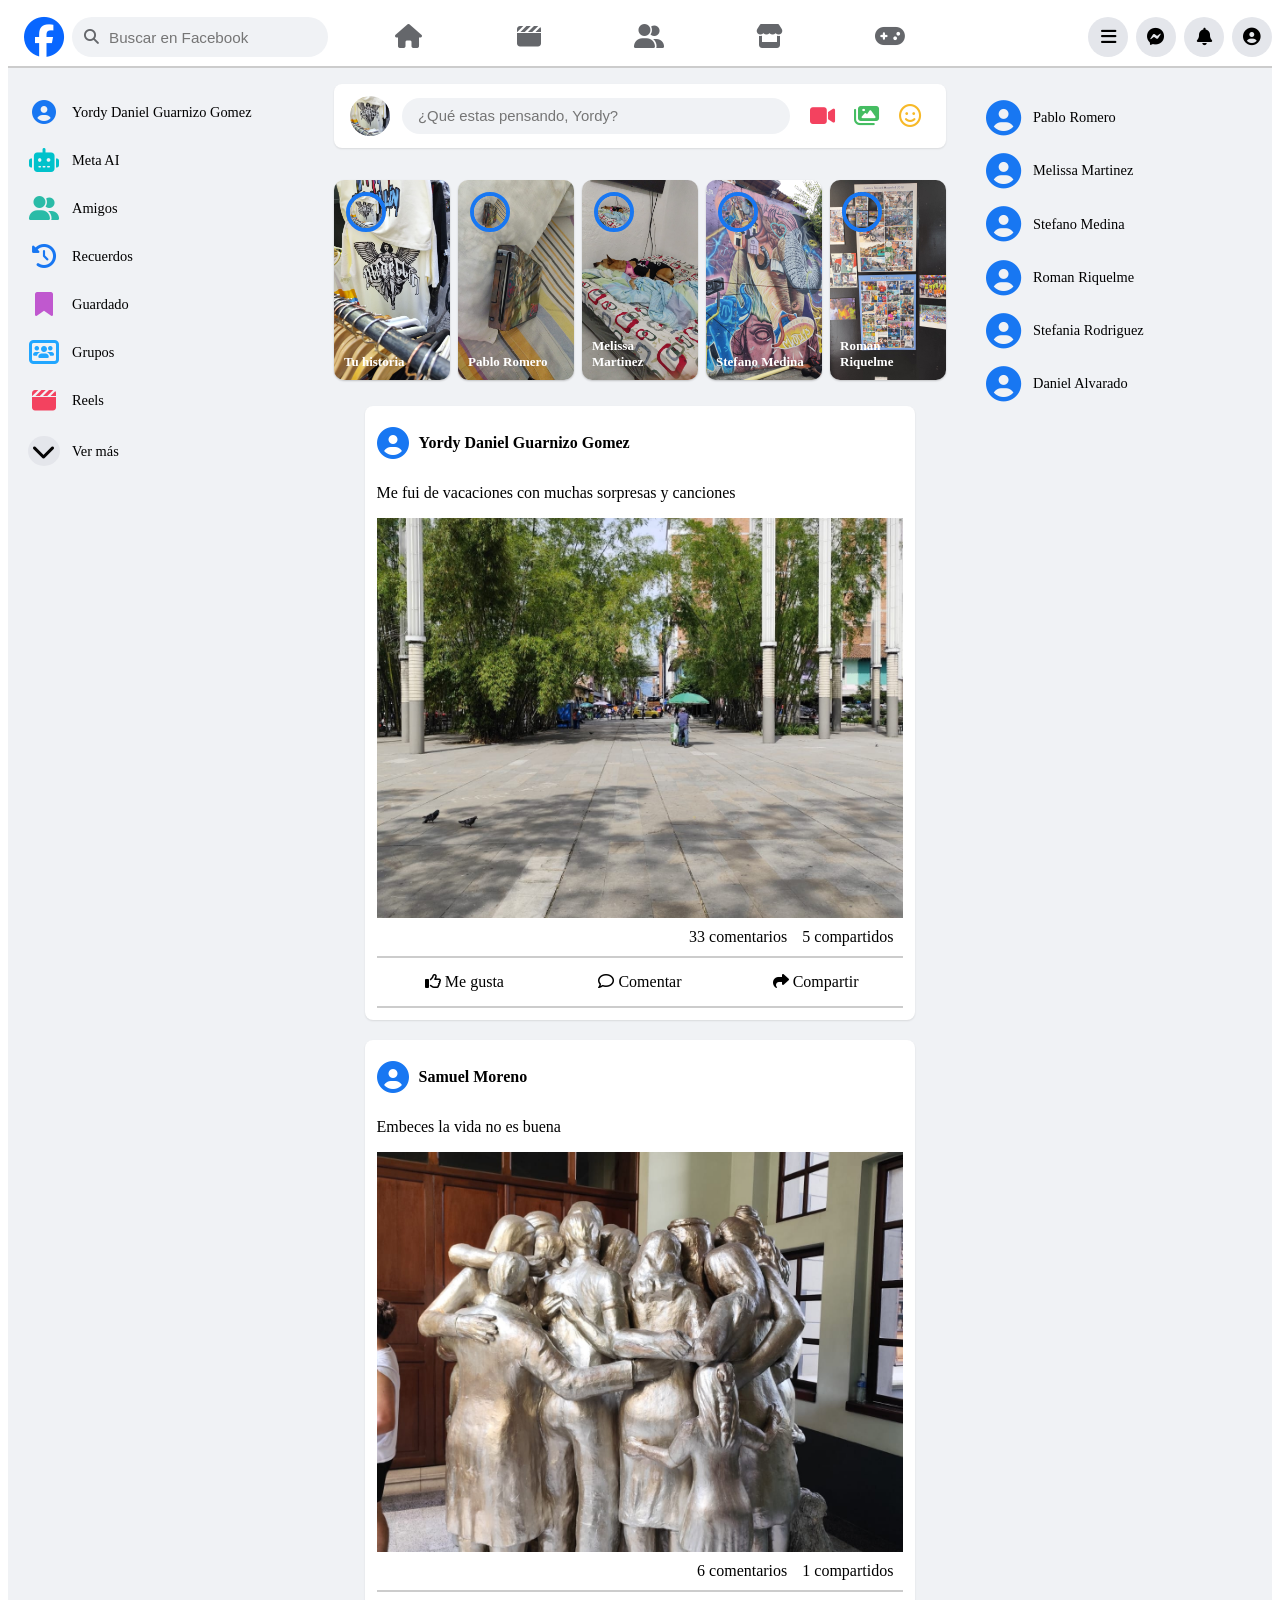
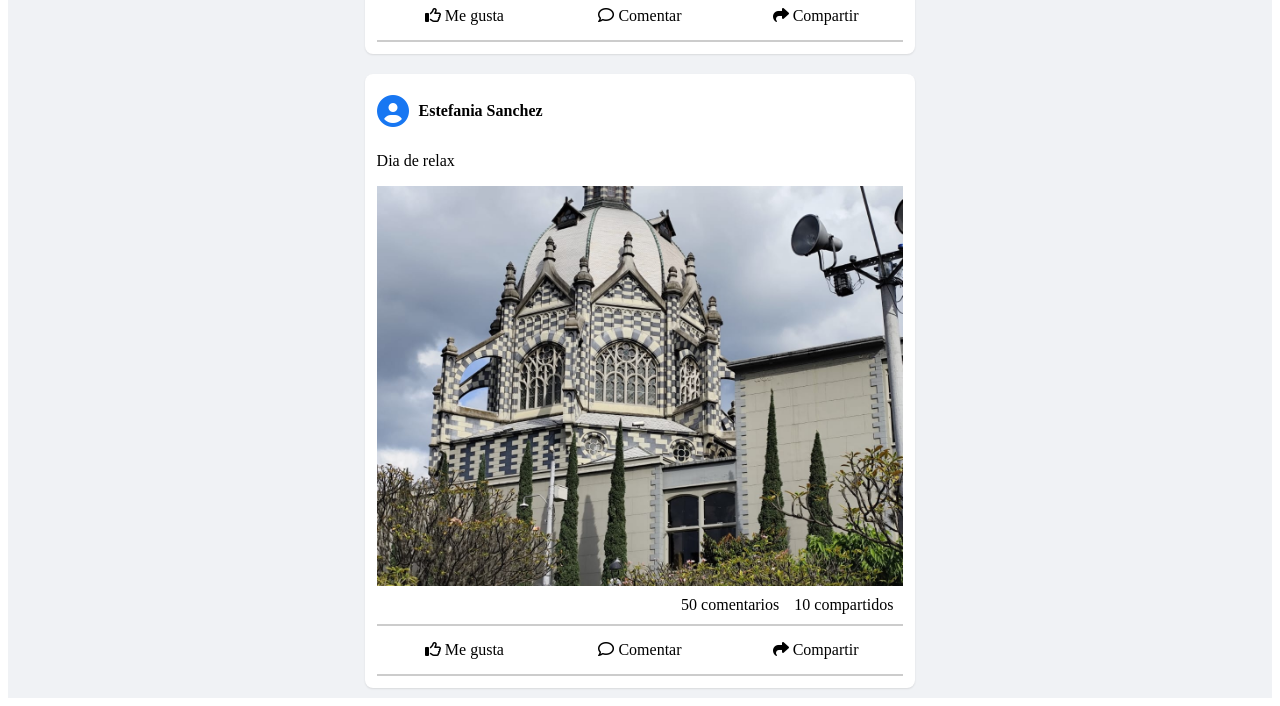
<file: index.html>
<!doctype html>
<html lang="en">
  <head>
    <meta charset="UTF-8" />
    <meta name="viewport" content="width=device-width, initial-scale=1.0" />
    <link rel="stylesheet" href="css/main.css" />

    <link
      rel="stylesheet"
      href="https://cdnjs.cloudflare.com/ajax/libs/font-awesome/6.5.1/css/all.min.css"
    />
    <title>Facebook</title>
  </head>
  <body>
    <header class="container-top-menu">
      <div class="top-menu-left">
        <a
          href="#"
          class="desktop-only"
          style="margin-left: 1rem; margin-right: 0.5rem; text-decoration: none"
        >
          <i
            class="fa-brands fa-facebook"
            style="color: #0866ff; font-size: 2.5rem"
          ></i>
        </a>
        <a href="#" class="mobile-only mobile-bars"
          ><i class="fa-solid fa-bars"></i
        ></a>
        <h1 class="mobile-logo mobile-only">facebook</h1>
        <div class="desktop-search-container desktop-only">
          <i class="fa-solid fa-magnifying-glass"></i>
          <input
            class="top-menu-left-search"
            type="text"
            placeholder="Buscar en Facebook"
          />
        </div>
      </div>
      <div class="top-menu">
        <nav class="top-menu-nav">
          <ul class="top-menu-list">
            <li class="top-menu-li">
              <a href="#" class="top-button"
                ><i class="fa-solid fa-house"></i
              ></a>
            </li>
            <li class="top-menu-li">
              <a href="#" class="top-button"
                ><i class="fa-solid fa-clapperboard"></i>
              </a>
            </li>
            <li class="top-menu-li">
              <a href="#" class="top-button"
                ><i class="fa-solid fa-user-group"></i
              ></a>
            </li>
            <li class="top-menu-li">
              <a href="#" class="top-button"
                ><i class="fa-solid fa-store"></i
              ></a>
            </li>
            <li class="top-menu-li desktop-only">
              <a href="#" class="top-button"
                ><i class="fa-solid fa-gamepad"></i
              ></a>
            </li>
            <li class="top-menu-li mobile-only">
              <a href="#" class="top-button"
                ><i class="fa-regular fa-bell"></i
              ></a>
            </li>
            <li class="top-menu-li mobile-only">
              <a href="#" class="top-button"
                ><i class="fa-regular fa-user-circle"></i
              ></a>
            </li>
          </ul>
        </nav>
      </div>
      <div class="top-menu-right">
        <nav class="top-menu-r-nav">
          <ul class="top-menu-r-list">
            <li class="top-menu-r-li desktop-only">
              <a href="#"><i class="fa-solid fa-bars"></i></a>
            </li>
            <li class="top-menu-r-li mobile-only">
              <a href="#"><i class="fa-solid fa-plus"></i></a>
            </li>
            <li class="top-menu-r-li mobile-only">
              <a href="#"><i class="fa-solid fa-magnifying-glass"></i></a>
            </li>

            <li class="top-menu-r-li">
              <a href="#"><i class="fa-brands fa-facebook-messenger"></i></a>
            </li>
            <li class="top-menu-r-li desktop-only">
              <a href="#"><i class="fa-solid fa-bell"></i></a>
            </li>
            <li class="top-menu-r-li desktop-only">
              <a href="#"
                ><i id="user-circle1" class="fa-solid fa-user-circle"></i
              ></a>
            </li>
          </ul>
        </nav>
      </div>
    </header>
    <div class="container">
      <aside class="left-menu">
        <nav class="left-menu-nav">
          <ul class="left-menu-list">
            <li class="left-menu-li">
              <a href="#"
                ><i class="fa-solid fa-user-circle"></i> Yordy Daniel Guarnizo
                Gomez
              </a>
            </li>
            <li class="left-menu-li">
              <a href="#"><i class="fa-solid fa-robot"></i> Meta AI</a>
            </li>
            <li class="left-menu-li">
              <a href="#"><i class="fa-solid fa-user-group"></i> Amigos</a>
            </li>
            <li class="left-menu-li">
              <a href="#"
                ><i class="fa-solid fa-clock-rotate-left"></i> Recuerdos</a
              >
            </li>
            <li class="left-menu-li">
              <a href="#"><i class="fa-solid fa-bookmark"></i> Guardado</a>
            </li>
            <li class="left-menu-li">
              <a href="#"><i class="fa-solid fa-users-rectangle"></i> Grupos</a>
            </li>
            <li class="left-menu-li">
              <a href="#"
                ><i id="clapperboard2" class="fa-solid fa-clapperboard"></i>
                Reels</a
              >
            </li>
            <li class="left-menu-li">
              <a href="#"><i class="fa-solid fa-chevron-down"></i> Ver más</a>
            </li>
          </ul>
        </nav>
      </aside>
      <main class="middle-menu">
        <section class="create-post">
          <img src="img/Camiseta.jpeg" alt="Perfil" class="user-avatar" />
          <input
            class="create-post-input"
            type="text"
            placeholder="¿Qué estas pensando, Yordy?"
          />

          <div class="create-post-actions">
            <div class="action-item hide-icon-mobile">
              <i class="fa-solid fa-video" style="color: #f3425f"></i>
            </div>
            <div class="action-item">
              <i class="fa-solid fa-images" style="color: #45bd62"></i>
            </div>
            <div class="action-item hide-icon-mobile">
              <i class="fa-regular fa-face-smile" style="color: #f7b928"></i>
            </div>
          </div>
        </section>
        <section class="histories">
          <div class="history history-1">
            <img class="history-bg" src="img/Camiseta.jpeg" alt="Camiseta" />
            <img class="history-avatar" src="img/Camiseta.jpeg" alt="Avatar" />
            <p class="history-name">Tu historia</p>
          </div>
          <div class="history history-2">
            <img class="history-bg" src="img/Wii.jpeg" alt="Wii" />
            <img class="history-avatar" src="img/Wii.jpeg" alt="Avatar" />
            <p class="history-name">Pablo Romero</p>
          </div>
          <div class="history history-3">
            <img class="history-bg" src="img/Jelly.jpeg" alt="Dog" />
            <img class="history-avatar" src="img/Jelly.jpeg" alt="Avatar" />
            <p class="history-name">Melissa Martinez</p>
          </div>
          <div class="history history-4">
            <img class="history-bg" src="img/Mural.jpeg" alt="Mural" />
            <img class="history-avatar" src="img/Mural.jpeg" alt="Avatar" />
            <p class="history-name">Stefano Medina</p>
          </div>
          <div class="history history-5">
            <img class="history-bg" src="img/poster.jpeg" alt="Poster" />
            <img class="history-avatar" src="img/poster.jpeg" alt="Avatar" />
            <p class="history-name">Roman Riquelme</p>
          </div>
        </section>
        <article class="post">
          <div class="post-header">
            <i class="fa-solid fa-user-circle"></i>
            <p><strong>Yordy Daniel Guarnizo Gomez</strong></p>
          </div>
          <div class="post-content">
            <p>Me fui de vacaciones con muchas sorpresas y canciones</p>
          </div>
          <div class="post-photo">
            <img src="img/Centro.jpeg" alt="Centro" />
          </div>
          <div class="post-footer">
            <nav class="post-footer-nav">
              <ul class="post-footer-list">
                <li class="post-footer-li"><a href="#">33 comentarios</a></li>
                <li class="post-footer-li"><a href="#">5 compartidos</a></li>
              </ul>
            </nav>
          </div>
          <div class="post-reactions">
            <nav class="post-reactions-nav">
              <ul class="post-reactions-list">
                <li class="post-reactions-li">
                  <a href="#"
                    ><i class="fa-regular fa-thumbs-up"></i> Me gusta</a
                  >
                </li>
                <li class="post-reactions-li">
                  <a href="#"><i class="fa-regular fa-comment"></i> Comentar</a>
                </li>
                <li class="post-reactions-li">
                  <a href="#"><i class="fa-solid fa-share"></i> Compartir</a>
                </li>
              </ul>
            </nav>
          </div>
        </article>
        <article class="post">
          <div class="post-header">
            <i class="fa-solid fa-user-circle"></i>
            <p><strong>Samuel Moreno</strong></p>
          </div>
          <div class="post-content">
            <p>Embeces la vida no es buena</p>
          </div>
          <div class="post-photo">
            <img src="img/sad.jpeg" alt="statue" />
          </div>
          <div class="post-footer">
            <nav class="post-footer-nav">
              <ul class="post-footer-list">
                <li class="post-footer-li"><a href="#">6 comentarios</a></li>
                <li class="post-footer-li"><a href="#">1 compartidos</a></li>
              </ul>
            </nav>
          </div>
          <div class="post-reactions">
            <nav class="post-reactions-nav">
              <ul class="post-reactions-list">
                <li class="post-reactions-li">
                  <a href="#"
                    ><i class="fa-regular fa-thumbs-up"></i> Me gusta</a
                  >
                </li>
                <li class="post-reactions-li">
                  <a href="#"><i class="fa-regular fa-comment"></i> Comentar</a>
                </li>
                <li class="post-reactions-li">
                  <a href="#"><i class="fa-solid fa-share"></i> Compartir</a>
                </li>
              </ul>
            </nav>
          </div>
        </article>
        <article class="post">
          <div class="post-header">
            <i class="fa-solid fa-user-circle"></i>
            <p><strong>Estefania Sanchez</strong></p>
          </div>
          <div class="post-content">
            <p>Dia de relax</p>
          </div>
          <div class="post-photo">
            <img src="img/relax.jpeg" alt="Museum" />
          </div>
          <div class="post-footer">
            <nav class="post-footer-nav">
              <ul class="post-footer-list">
                <li class="post-footer-li"><a href="#">50 comentarios</a></li>
                <li class="post-footer-li"><a href="#">10 compartidos</a></li>
              </ul>
            </nav>
          </div>
          <div class="post-reactions">
            <nav class="post-reactions-nav">
              <ul class="post-reactions-list">
                <li class="post-reactions-li">
                  <a href="#"
                    ><i class="fa-regular fa-thumbs-up"></i> Me gusta</a
                  >
                </li>
                <li class="post-reactions-li">
                  <a href="#"><i class="fa-regular fa-comment"></i> Comentar</a>
                </li>
                <li class="post-reactions-li">
                  <a href="#"><i class="fa-solid fa-share"></i> Compartir</a>
                </li>
              </ul>
            </nav>
          </div>
        </article>
      </main>
      <aside class="menu-right">
        <nav class="friends">
          <ul class="friends-list">
            <li class="friends-li">
              <a href="#"
                ><i class="fa-solid fa-user-circle"></i> Pablo Romero</a
              >
            </li>
            <li class="friends-li">
              <a href="#"
                ><i class="fa-solid fa-user-circle"></i> Melissa Martinez</a
              >
            </li>
            <li class="friends-li">
              <a href="#"
                ><i class="fa-solid fa-user-circle"></i> Stefano Medina</a
              >
            </li>
            <li class="friends-li">
              <a href="#"
                ><i class="fa-solid fa-user-circle"></i> Roman Riquelme</a
              >
            </li>
            <li class="friends-li">
              <a href="#"
                ><i class="fa-solid fa-user-circle"></i> Stefania Rodriguez</a
              >
            </li>
            <li class="friends-li">
              <a href="#"
                ><i class="fa-solid fa-user-circle"></i> Daniel Alvarado</a
              >
            </li>
          </ul>
        </nav>
      </aside>
    </div>
  </body>
</html>
</file>
<file: css/main.css>
/*  ---------------------------------------------- Global styles---------------------------------------------*/

a {
  color: inherit;
  text-decoration: none;
}

* {
  box-sizing: border-box;
}

li {
  list-style: none;
}

.mobile-only {
  display: none;
}

/* ---------------------------------------Top menu ----------------------------------------------------------*/

/* 1 rem = 16px, ex: 3.75rem = 3.75 * 16 = 60px*/

.container-top-menu {
  height: 3.75rem;
  display: grid;
  grid-template-columns: 1fr 2fr 1fr;
  gap: 1.25rem;
  border-bottom: 0.125rem solid #ccc;
  position: sticky;
  top: 0;
  background-color: #fff;
  z-index: 1000;
  align-items: center;
}

/* ----------------------------------Top menu left, the search bar ---------------------------------------------*/

.top-menu-left {
  display: flex;
  justify-content: flex-start;
  align-items: center;
  width: 100%;
  height: 100%;
}

.desktop-search-container {
  display: flex;
  align-items: center;
  background-color: #f0f2f5;
  border-radius: 1.5rem;
  padding: 0 0.75rem;
  width: 16rem;
  height: 2.5rem;
}

.desktop-search-container i {
  color: #65676b;
  font-size: 0.95rem;
  margin-right: 0.625rem;
}

.top-menu-left-search {
  background-color: transparent;
  border: none;
  padding: 0;
  width: 100%;
  outline: none;
  font-size: 0.95rem;
}

/* ----------------------------------Top menu center, the main navigation ---------------------------------------------*/

.top-menu {
  width: 100%;
  height: 100%;
}

.top-menu-nav {
  width: 100%;
  height: 100%;
  margin: 0;
}

.top-menu-list {
  display: flex;
  width: 100%;
  height: 100%;
  margin: 0;
  padding: 0;
}

.top-menu-li {
  flex: 1;
  position: relative;
  border-bottom: 0.1875rem solid transparent; /* Añadir un borde transparente para luego utilizar un pseudo elemento*/
  transition: border-bottom-color 0.2s;
}

.top-menu-li a {
  display: flex;
  justify-content: center;
  align-items: center;
  width: 100%;
  height: 100%;
  border-radius: 8px;
  transition: background-color 0.2s;
}

.top-menu-li a:hover {
  background-color: #f0f2f5;
}

.top-menu-li i {
  font-size: 1.5rem;
  color: #65676b;
}

.top-menu-li i:hover {
  color: #1877f2;
}

/* Como el focus no puede recibir foco, se utiliza el focus-within para que se detecte el <a> dentro del <li>
y este haga el efecto deseado */
.top-menu-li:focus-within {
  border-bottom-color: #1877f2; /* Cambia el color transparente a azul  */
}

.top-button:focus i {
  color: #1877f2;
}

/* ----------------------------------Top menu right, the user options ---------------------------------------------*/

.top-menu-r-list {
  display: flex;
  justify-content: flex-end;
  align-items: center;
  gap: 0.5rem;
  margin: 0;
  padding: 0;
}

.top-menu-r-li a {
  display: flex;
  justify-content: center;
  align-items: center;
  width: 2.5rem;
  height: 2.5rem;
  background-color: #e4e6eb;
  border-radius: 50%;
  font-size: 1.1rem;
  transition: background-color 0.2s;
}

.top-menu-r-li a:hover {
  background-color: #d8dadf;
}

#user-circle1 {
  color: #000;
}

/* ---------------------------------------Container of the main content ------------------------------------------*/

.container {
  display: grid;
  grid-template-columns: 1fr 2fr 1fr;
  gap: 1.25rem;
  background-color: #f0f2f5;
  align-items: start;
}

/* ---------------------------------------Main content, left menu ------------------------------------------*/

.left-menu {
  position: sticky;
  top: 3.75rem;
  background-color: #f0f2f5;
  height: calc(100vh - 3.75rem);
  overflow-y: auto;
}

.left-menu-list {
  display: flex;
  flex-direction: column;
  gap: 0.5rem;
  padding: 0.5rem;
}

.left-menu-li a {
  display: flex;
  align-items: center;
  padding: 0.5rem 0.75rem;
  border-radius: 0.5rem;
  transition: background 0.2s;
  font-size: 0.9rem;
  font-weight: 500;
}

.left-menu-li a:hover {
  background-color: #e4e6eb;
}

.left-menu-li i {
  min-width: 2rem;
  font-size: 1.5rem;
  text-align: center;
  margin-right: 0.75rem;
}

.fa-user-circle {
  color: #1877f2;
}
.fa-robot {
  color: #00c2cb;
}
.fa-user-group {
  color: #2abba7;
}
.fa-clock-rotate-left {
  color: #1877f2;
}
.fa-bookmark {
  color: #c058cf;
}
.fa-users-rectangle {
  color: #21a6ff;
}
#clapperboard2 {
  color: #f3425f;
}
.fa-chevron-down {
  color: #050505;
  background: #e4e6eb;
  border-radius: 50%;
  padding: 0.2rem;
  font-size: 0.8rem;
}

/* ---------------------------------------Main content, center content ------------------------------------------*/

.middle-menu {
  display: flex;
  flex-direction: column;
  background-color: #f0f2f5;
  min-height: calc(100vh - 3.75rem);
  width: 100%;
}

/* Publish  */

.create-post {
  display: flex;
  align-items: center;
  gap: 0.75rem;
  background-color: #fff;
  border-radius: 0.5rem;
  box-shadow: 0 1px 2px rgba(0, 0, 0, 0.1);
  padding: 0.75rem 1rem;
  width: 100%;
  max-width: 42.5rem;
  margin: 1rem auto;
}

.user-avatar {
  width: 2.5rem;
  height: 2.5rem;
  border-radius: 50%;
  object-fit: cover;
}

.create-post-input {
  border: none;
  background-color: #f0f2f5;
  padding: 0.6rem 1rem;
  border-radius: 1.25rem;
  font-size: 0.93rem;
  flex: 1;
}

.create-post-input:hover {
  background-color: #e4e6eb;
}

.create-post-actions {
  display: flex;
  align-items: center;
  gap: 0.25rem;
}

.action-item {
  width: 2.5rem;
  height: 2.5rem;
  display: flex;
  justify-content: center;
  align-items: center;
  border-radius: 50%;
  transition: background 0.2s;
}

.action-item:hover {
  background-color: #f2f2f2;
}

.action-item i {
  font-size: 1.4rem;
}

.video-icon {
  color: #f3425f;
}
.photos-icon {
  color: #45bd62;
}
.emoji-icon {
  color: #f7b928;
}

/* histories */

.histories {
  display: flex;
  justify-content: center;
  gap: 0.5rem;
  padding: 1rem 0;
  width: 100%;
  max-width: 42.5rem;
  margin: 0 auto;
}

.history {
  flex: 1;
  height: 12.5rem;
  position: relative;
  border-radius: 0.625rem;
  overflow: hidden;
  box-shadow: 0 1px 2px rgba(0, 0, 0, 0.2);
  border: none;
}

.history-bg {
  width: 100%;
  height: 100%;
  object-fit: cover;
  transition: transform 0.3s ease;
}

.history:hover .history-bg {
  transform: scale(1.05);
}

.history-avatar {
  position: absolute;
  top: 0.75rem;
  left: 0.75rem;
  width: 2.5rem;
  height: 2.5rem;
  border-radius: 50%;
  border: 4px solid #1877f2;
  object-fit: cover;
  z-index: 10;
}

.history-name {
  position: absolute;
  bottom: 0;
  left: 0;
  color: white;
  margin: 0.625rem;
  font-weight: 600;
  font-size: 0.8125rem;
}

/* Post header */

.post {
  background-color: #fff;
  margin: 0.625rem auto;
  width: 90%;
  max-width: 42.5rem;
  border-radius: 0.5rem;
  box-shadow: 0 1px 2px rgba(0, 0, 0, 0.1);
  padding: 0.75rem;
}

.post-header {
  display: flex;
  align-items: center;
  gap: 0.625rem;
}

.post-header i {
  font-size: 2rem;
}

/* Photo */

.post-photo {
  height: 25rem;
  width: 100%;
  margin: 0.625rem 0;
  overflow: hidden;
  background-color: #000;
}

.post-photo img {
  width: 100%;
  height: 100%;
  object-fit: cover;
  display: block;
  transition: transform 0.2s;
}

.post-photo img:hover {
  transform: scale(1.02);
}

/* likes and shares */

.post-footer {
  display: flex;
  justify-content: center;
  align-items: center;
  width: 100%;
}

.post-footer-nav {
  width: 100%;
}

.post-footer-list {
  display: flex;
  justify-content: flex-end;
  gap: 0.9375rem;
  width: 100%;
  margin: 0;
  padding: 0 0.625rem;
}

/* post reactions */

.post-reactions {
  width: 100%;
  border-top: 0.125rem solid #ccc;
  border-bottom: 0.125rem solid #ccc;
  padding: 0.3125rem 0;
  margin-top: 0.625rem;
}

.post-reactions-list {
  display: flex;
  width: 100%;
  margin: 0;
  padding: 0;
}

.post-reactions-li {
  flex: 1;
  text-align: center;
  padding: 0.625rem 0;
  border-radius: 5px;
}

.post-reactions-li:hover {
  background-color: #f0f2f5;
}

/* ---------------------------------------Main content, right menu ------------------------------------------*/

.menu-right {
  position: sticky;
  top: 3.75rem;
  height: calc(100vh - 3.75rem);
}

.friends-list {
  display: flex;
  flex-direction: column;
  gap: 0.125rem;
  padding: 0.5rem;
  height: calc(100vh - 4.75rem);
  overflow-y: auto;
}

.friends-li a {
  display: flex;
  align-items: center;
  padding: 0.5rem 0.75rem;
  border-radius: 0.5rem;
  transition: background 0.2s;
  font-size: 0.9rem;
  font-weight: 500;
}

.friends-li i {
  display: flex;
  justify-content: center;
  align-items: center;
  font-size: 2.2rem;
  margin-right: 0.75rem;
  color: #1877f2;
}

.friends-li a:hover {
  background-color: #e4e6eb;
}

/* ---------------------------------------Responsive Tablet ------------------------------------------*/

@media (max-width: 1024px) {
  .container {
    grid-template-columns: 1fr;
  }

  .left-menu,
  .menu-right {
    display: none;
  }

  .desktop-search-container {
    width: 2.5rem;
    height: 2.5rem;
    padding: 0;
    justify-content: center;
    border-radius: 50%;
  }

  .desktop-search-container i {
    margin-right: 0;
    font-size: 1.1rem;
  }

  .top-menu-left-search {
    display: none;
  }
}

/* ---------------------------------------Responsive Mobile ------------------------------------------*/

@media (max-width: 767px) {
  .container-top-menu {
    width: 100%;
    max-width: 100%;
    height: auto;
    display: flex;
    flex-wrap: wrap;
    padding: 0.3125rem 0.625rem 0 0.625rem;
    gap: 0;
  }

  .top-menu-left {
    width: auto;
    flex: 1;
    justify-content: flex-start;
    gap: 0.5rem;
  }

  .mobile-bars i {
    font-size: 1.6rem;
    color: #000;
  }

  .mobile-logo {
    color: #0866ff;
    font-size: 1.7rem;
    font-weight: 700;
    margin: 0;
  }

  .top-menu {
    width: 100%;
    order: 3;
    margin-top: 0.625rem;
  }

  .top-menu-list {
    justify-content: space-between;
  }

  .top-menu-li i {
    font-size: 1.5rem;
  }

  /* Quitar el fondo que venia del escritorio, queda el fondo gris*/
  .top-menu-li a:hover {
    background-color: transparent;
  }

  .top-menu-right {
    width: auto;
  }

  .top-menu-r-list {
    gap: 0.9375rem;
  }

  .top-menu-r-li.mobile-only {
    display: list-item;
  }

  .top-menu-li a {
    padding: 0.625rem 0;
    border-radius: 0;
    width: 100%;
  }

  .top-menu-r-li a {
    width: auto;
    height: auto;
    background-color: transparent;
    font-size: 1.3rem;
    color: #000;
    padding: 0.125rem;
  }

  .top-menu-r-li a:hover {
    background-color: transparent;
  }

  .mobile-only {
    display: block;
  }

  /* Ocultar elementos de escritorio, !important hace que esto se aplique por encima de todo*/
  .desktop-only,
  .desktop-only-icon {
    display: none !important;
  }

  .container {
    grid-template-columns: 1fr;
    gap: 0;
    width: 100%;
    max-width: 100vw;
    overflow-x: hidden;
  }

  .left-menu,
  .menu-right {
    display: none;
  }

  .middle-menu {
    min-width: 0;
    width: 100%;
    max-width: 100vw;
  }

  .create-post {
    width: 100%;
    border-radius: 0;
    margin: 0;
    padding: 0.625rem;
    box-shadow: none;
    border-bottom: 0.5rem solid #c9ccd1;
  }

  .create-post-input {
    min-width: 0;
  }

  .hide-icon-mobile {
    display: none;
  }

  .histories {
    justify-content: flex-start;
    overflow-x: auto;
    padding: 0.625rem;
    gap: 0.625rem;
    width: 100%;
    scrollbar-width: none;
  }

  .history {
    min-width: 6.25rem;
    flex: 0 0 auto;
  }

  .post {
    width: 100%;
    max-width: 100%;
    border-radius: 0;
    margin: 0.625rem 0 0 0;
  }

  .post-reactions-li a {
    font-size: 0.9rem;
  }
}
</file>
